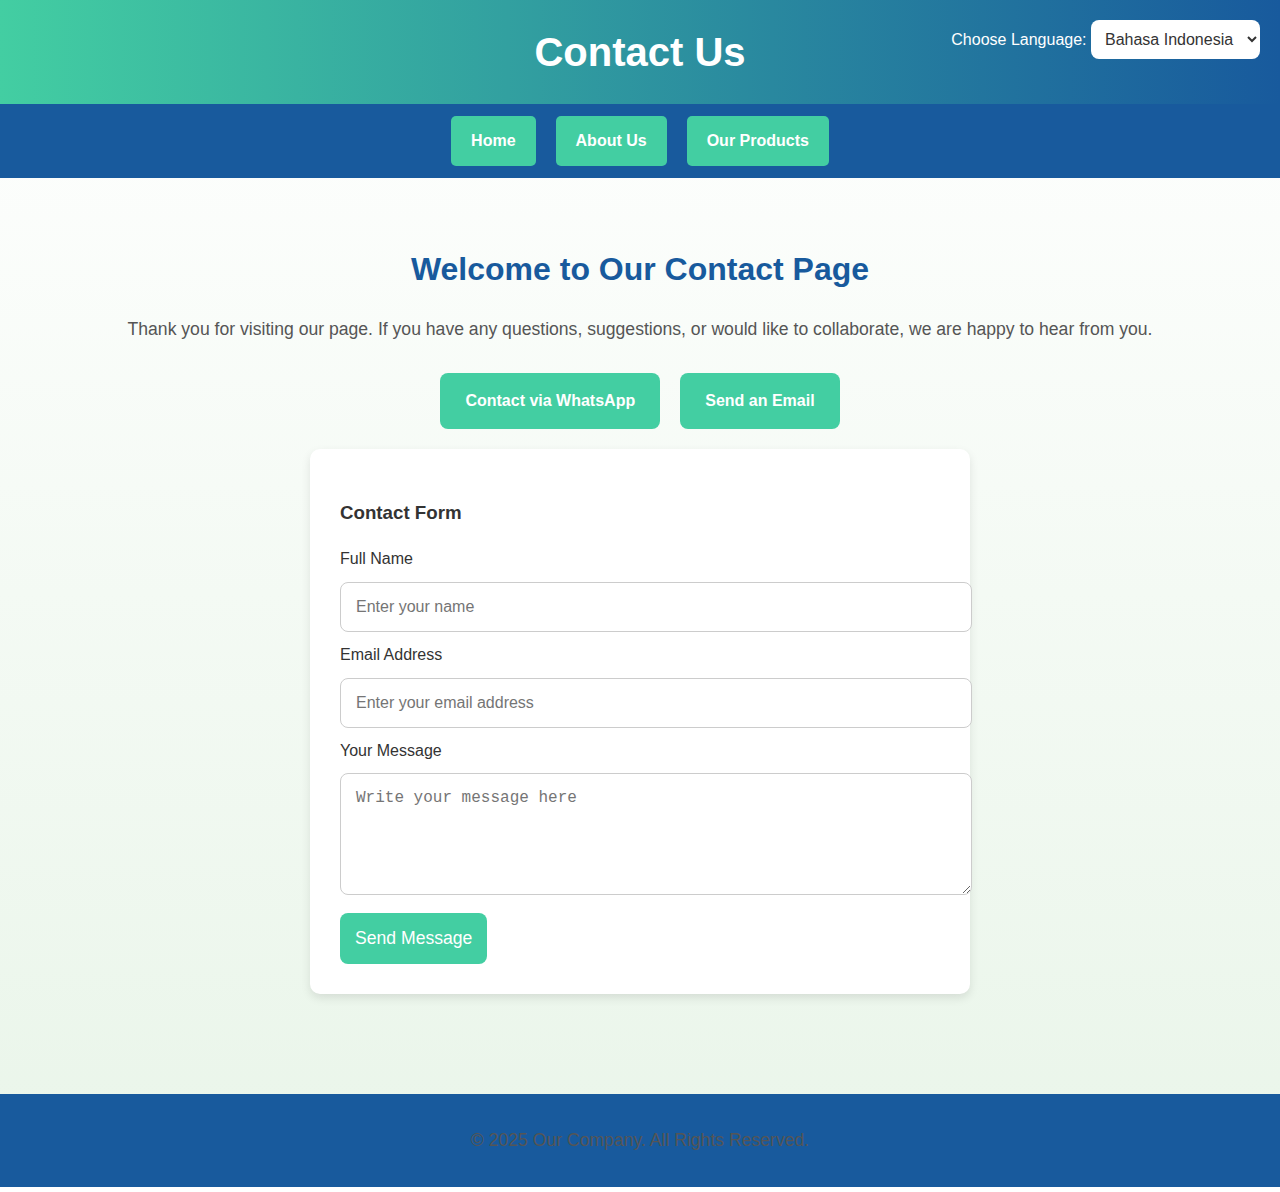
<file: contact-en.html>
<!DOCTYPE html>
<html lang="en">
<head>
    <meta charset="UTF-8">
    <meta name="viewport" content="width=device-width, initial-scale=1.0">
    <meta name="description" content="Contact Us - For inquiries, suggestions, or business collaborations. We are here to listen and serve you.">
    <title>Contact Us</title>
    <style>
        /* Global Styles */
        body {
            font-family: 'Arial', sans-serif;
            margin: 0;
            padding: 0;
            background: linear-gradient(to bottom, #ffffff, #e9f5e9);
            color: #333;
            line-height: 1.6;
        }
        header {
            background: linear-gradient(90deg, #43cea2, #185a9d);
            color: white;
            padding: 20px 15px;
            text-align: center;
            position: relative;
        }
        header h1 {
            font-size: 2.5rem;
            margin: 0;
        }
        .language-toggle {
            position: absolute;
            top: 20px;
            right: 20px;
        }
        .language-toggle select {
            padding: 10px;
            border-radius: 8px;
            border: none;
            font-size: 1rem;
            background-color: #fff;
            color: #333;
        }
        .language-toggle label {
            color: white;
            font-size: 1rem;
        }
        nav {
            background-color: #185a9d;
            padding: 12px 0;
            display: flex;
            justify-content: center;
            gap: 20px;
        }
        nav a {
            color: white;
            text-decoration: none;
            padding: 12px 20px;
            background: #43cea2;
            border-radius: 5px;
            font-weight: bold;
            transition: background 0.3s ease-in-out;
        }
        nav a:hover {
            background: #36a78f;
        }
        section {
            padding: 40px 20px;
            max-width: 1200px;
            margin: auto;
        }
        h2 {
            text-align: center;
            color: #185a9d;
            margin-bottom: 20px;
            font-size: 2rem;
        }
        p {
            text-align: center;
            font-size: 1.1rem;
            color: #555;
        }
        .contact-form {
            background: white;
            padding: 30px;
            border-radius: 10px;
            box-shadow: 0 4px 10px rgba(0, 0, 0, 0.1);
            max-width: 600px;
            margin: 20px auto;
        }
        .contact-form input, .contact-form textarea {
            width: 100%;
            padding: 15px;
            margin: 10px 0;
            border: 1px solid #ccc;
            border-radius: 8px;
            font-size: 1rem;
        }
        .contact-form button {
            padding: 15px;
            background-color: #43cea2;
            color: white;
            border: none;
            border-radius: 8px;
            font-size: 1.1rem;
            cursor: pointer;
            transition: background-color 0.3s ease-in-out;
        }
        .contact-form button:hover {
            background-color: #36a78f;
        }
        footer {
            background: #185a9d;
            color: white;
            text-align: center;
            padding: 15px;
            font-size: 1rem;
            margin-top: 40px;
        }
        .contact-buttons {
            display: flex;
            justify-content: center;
            gap: 20px;
            margin-top: 30px;
        }
        .contact-buttons a {
            padding: 15px 25px;
            background-color: #43cea2;
            color: white;
            text-decoration: none;
            border-radius: 8px;
            font-weight: bold;
            transition: background-color 0.3s;
        }
        .contact-buttons a:hover {
            background-color: #36a78f;
        }

        /* Responsiveness for iPad, Tablets, and Smaller Screens */
        @media (max-width: 1024px) {
            header h1 {
                font-size: 2.2rem;
            }
            .contact-form {
                max-width: 80%;
            }
            .contact-buttons {
                flex-direction: column;
            }
            .contact-buttons a {
                margin-bottom: 15px;
            }
        }

        @media (max-width: 768px) {
            header h1 {
                font-size: 2rem;
            }
            .contact-form {
                max-width: 90%;
                padding: 20px;
            }
            .contact-buttons {
                flex-direction: column;
                gap: 15px;
            }
            .contact-buttons a {
                margin-bottom: 15px;
                padding: 15px 20px;
            }
        }

        @media (max-width: 480px) {
            header h1 {
                font-size: 1.8rem;
            }
            .contact-form {
                padding: 15px;
            }
            .contact-form input, .contact-form textarea {
                padding: 10px;
                font-size: 0.9rem;
            }
        }
    </style>
</head>
<body>
    <header>
        <h1>Contact Us</h1>
        <!-- Language Toggle -->
        <div class="language-toggle">
            <label for="language-select">Choose Language:</label>
            <select id="language-select" onchange="changeLanguage()">
                <option value="id">Bahasa Indonesia</option>
                <option value="en">English</option>
                <option value="ar">العربية</option>
            </select>
        </div>
    </header>

    <!-- Navigation -->
    <nav>
        <a href="index.html">Home</a>
        <a href="about.html">About Us</a>
        <a href="products.html">Our Products</a>
    </nav>

    <!-- Contact Section -->
    <section>
        <h2>Welcome to Our Contact Page</h2>
        <p>Thank you for visiting our page. If you have any questions, suggestions, or would like to collaborate, we are happy to hear from you.</p>

        <!-- WhatsApp and Email Buttons -->
        <div class="contact-buttons">
            <a href="https://wa.me/6289503857819" target="_blank">Contact via WhatsApp</a>
            <a href="mailto:pt.ceysiapfp@gmail.com" target="_blank">Send an Email</a>
        </div>

        <div class="contact-form">
            <h3>Contact Form</h3>
            <form method="POST" action="">
                <label for="name">Full Name</label>
                <input type="text" id="name" name="name" placeholder="Enter your name" required>

                <label for="email">Email Address</label>
                <input type="email" id="email" name="email" placeholder="Enter your email address" required>

                <label for="message">Your Message</label>
                <textarea id="message" name="message" rows="5" placeholder="Write your message here" required></textarea>

                <button type="submit">Send Message</button>
            </form>
        </div>
    </section>

    <footer>
        <p>&copy; 2025 Our Company. All Rights Reserved.</p>
    </footer>

    <script>
        // Change language functionality
        function changeLanguage() {
            const language = document.getElementById('language-select').value;
            if (language === 'en') {
                window.location.href = 'contact_us.html'; // Redirect to the English version
            } else if (language === 'id') {
                window.location.href = 'hubungi_kami.html'; // Redirect to the Indonesian version
            } else if (language === 'ar') {
                window.location.href = 'contact_us_ar.html'; // Redirect to the Arabic version
            }
        }
    </script>
</body>
</html>
</file>
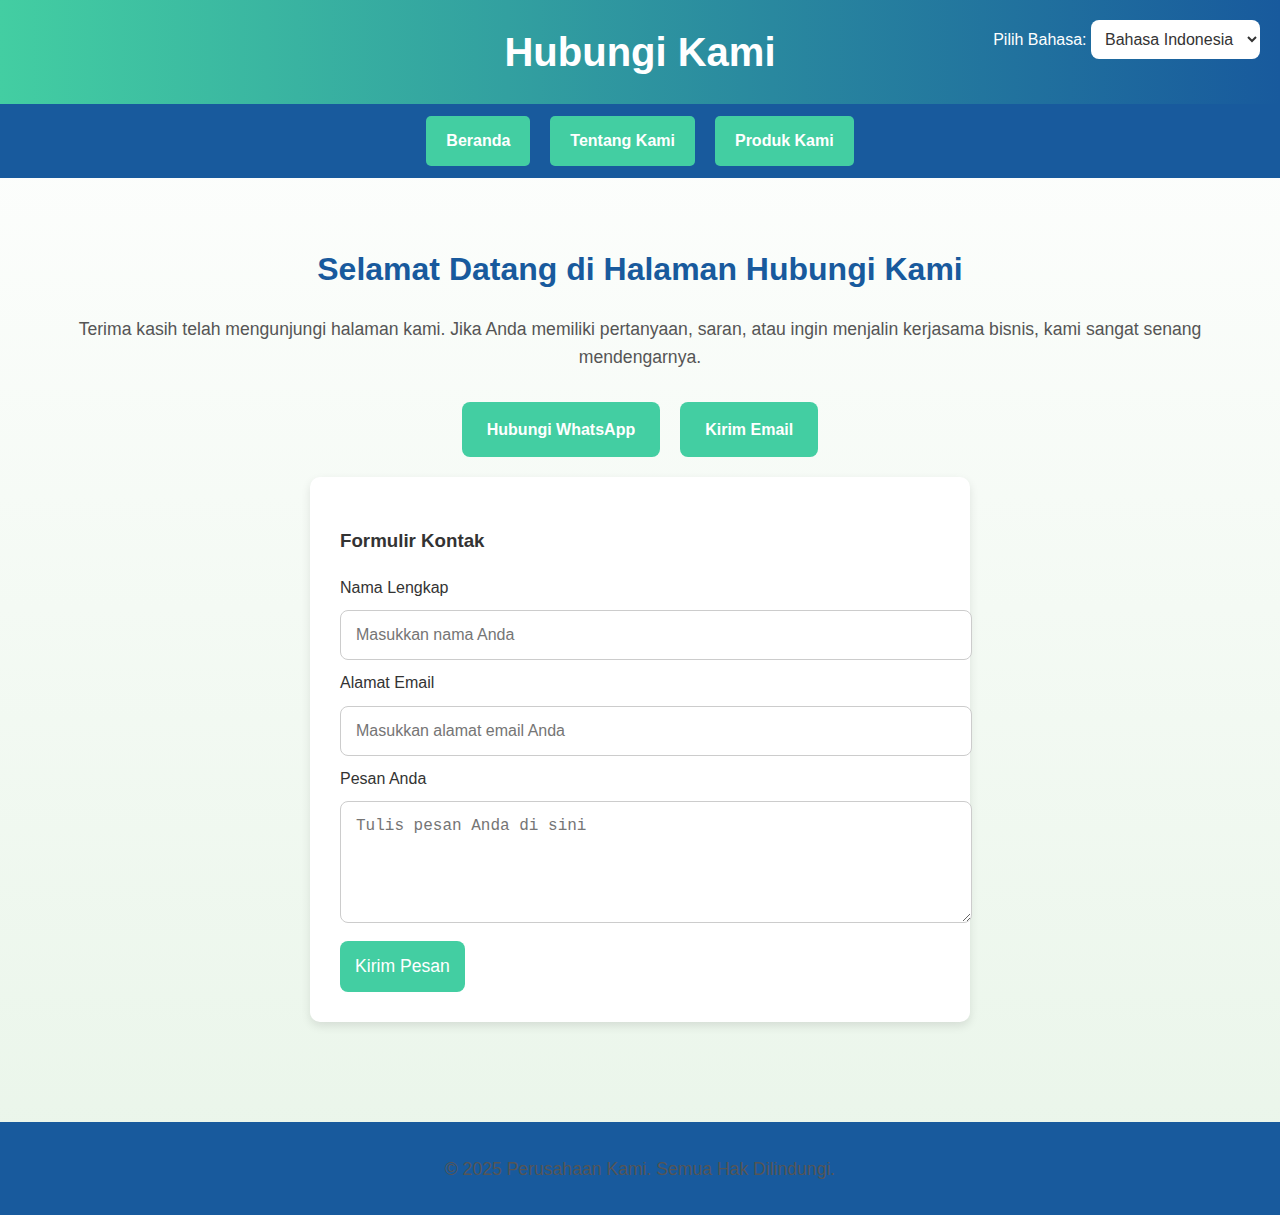
<file: contact.html>
<!DOCTYPE html>
<html lang="id">
<head>
    <meta charset="UTF-8">
    <meta name="viewport" content="width=device-width, initial-scale=1.0">
    <meta name="description" content="Hubungi Kami - Untuk pertanyaan, saran, atau kerjasama bisnis. Kami siap mendengarkan dan melayani Anda.">
    <title>Hubungi Kami</title>
    <style>
        /* Global Styles */
        body {
            font-family: 'Arial', sans-serif;
            margin: 0;
            padding: 0;
            background: linear-gradient(to bottom, #ffffff, #e9f5e9);
            color: #333;
            line-height: 1.6;
        }
        header {
            background: linear-gradient(90deg, #43cea2, #185a9d);
            color: white;
            padding: 20px 15px;
            text-align: center;
            position: relative;
        }
        header h1 {
            font-size: 2.5rem;
            margin: 0;
        }
        .language-toggle {
            position: absolute;
            top: 20px;
            right: 20px;
        }
        .language-toggle select {
            padding: 10px;
            border-radius: 8px;
            border: none;
            font-size: 1rem;
            background-color: #fff;
            color: #333;
        }
        .language-toggle label {
            color: white;
            font-size: 1rem;
        }
        nav {
            background-color: #185a9d;
            padding: 12px 0;
            display: flex;
            justify-content: center;
            gap: 20px;
        }
        nav a {
            color: white;
            text-decoration: none;
            padding: 12px 20px;
            background: #43cea2;
            border-radius: 5px;
            font-weight: bold;
            transition: background 0.3s ease-in-out;
        }
        nav a:hover {
            background: #36a78f;
        }
        section {
            padding: 40px 20px;
            max-width: 1200px;
            margin: auto;
        }
        h2 {
            text-align: center;
            color: #185a9d;
            margin-bottom: 20px;
            font-size: 2rem;
        }
        p {
            text-align: center;
            font-size: 1.1rem;
            color: #555;
        }
        .contact-form {
            background: white;
            padding: 30px;
            border-radius: 10px;
            box-shadow: 0 4px 10px rgba(0, 0, 0, 0.1);
            max-width: 600px;
            margin: 20px auto;
        }
        .contact-form input, .contact-form textarea {
            width: 100%;
            padding: 15px;
            margin: 10px 0;
            border: 1px solid #ccc;
            border-radius: 8px;
            font-size: 1rem;
        }
        .contact-form button {
            padding: 15px;
            background-color: #43cea2;
            color: white;
            border: none;
            border-radius: 8px;
            font-size: 1.1rem;
            cursor: pointer;
            transition: background-color 0.3s ease-in-out;
        }
        .contact-form button:hover {
            background-color: #36a78f;
        }
        footer {
            background: #185a9d;
            color: white;
            text-align: center;
            padding: 15px;
            font-size: 1rem;
            margin-top: 40px;
        }
        .contact-buttons {
            display: flex;
            justify-content: center;
            gap: 20px;
            margin-top: 30px;
        }
        .contact-buttons a {
            padding: 15px 25px;
            background-color: #43cea2;
            color: white;
            text-decoration: none;
            border-radius: 8px;
            font-weight: bold;
            transition: background-color 0.3s;
        }
        .contact-buttons a:hover {
            background-color: #36a78f;
        }

        /* Responsiveness for iPad, Tablets, and Smaller Screens */
        @media (max-width: 1024px) {
            header h1 {
                font-size: 2.2rem;
            }
            .contact-form {
                max-width: 80%;
            }
            .contact-buttons {
                flex-direction: column;
            }
            .contact-buttons a {
                margin-bottom: 15px;
            }
        }

        @media (max-width: 768px) {
            header h1 {
                font-size: 2rem;
            }
            .contact-form {
                max-width: 90%;
                padding: 20px;
            }
            .contact-buttons {
                flex-direction: column;
                gap: 15px;
            }
            .contact-buttons a {
                margin-bottom: 15px;
                padding: 15px 20px;
            }
        }

        @media (max-width: 480px) {
            header h1 {
                font-size: 1.8rem;
            }
            .contact-form {
                padding: 15px;
            }
            .contact-form input, .contact-form textarea {
                padding: 10px;
                font-size: 0.9rem;
            }
        }
    </style>
</head>
<body>
    <header>
        <h1>Hubungi Kami</h1>
        <!-- Language Toggle -->
        <div class="language-toggle">
            <label for="language-select">Pilih Bahasa:</label>
            <select id="language-select" onchange="changeLanguage()">
                <option value="id">Bahasa Indonesia</option>
                <option value="en">English</option>
                <option value="ar">العربية</option>
            </select>
        </div>
    </header>

    <!-- Navigation -->
    <nav>
        <a href="index.html">Beranda</a>
        <a href="about.html">Tentang Kami</a>
        <a href="products.html">Produk Kami</a>
    </nav>

    <!-- Contact Section -->
    <section>
        <h2>Selamat Datang di Halaman Hubungi Kami</h2>
        <p>Terima kasih telah mengunjungi halaman kami. Jika Anda memiliki pertanyaan, saran, atau ingin menjalin kerjasama bisnis, kami sangat senang mendengarnya.</p>

        <!-- WhatsApp and Email Buttons -->
        <div class="contact-buttons">
            <a href="https://wa.me/6289503857819" target="_blank">Hubungi WhatsApp</a>
            <a href="mailto:pt.ceysiapfp@gmail.com" target="_blank">Kirim Email</a>
        </div>

        <div class="contact-form">
            <h3>Formulir Kontak</h3>
            <form method="POST" action="">
                <label for="name">Nama Lengkap</label>
                <input type="text" id="name" name="name" placeholder="Masukkan nama Anda" required>

                <label for="email">Alamat Email</label>
                <input type="email" id="email" name="email" placeholder="Masukkan alamat email Anda" required>

                <label for="message">Pesan Anda</label>
                <textarea id="message" name="message" rows="5" placeholder="Tulis pesan Anda di sini" required></textarea>

                <button type="submit">Kirim Pesan</button>
            </form>
        </div>
    </section>

    <footer>
        <p>&copy; 2025 Perusahaan Kami. Semua Hak Dilindungi.</p>
    </footer>

    <script>
        // Change language functionality
        function changeLanguage() {
            const language = document.getElementById('language-select').value;

            const text = {
                'id': {
                    'header': 'Hubungi Kami',
                    'intro': 'Terima kasih telah mengunjungi halaman kami. Jika Anda memiliki pertanyaan, saran, atau ingin menjalin kerjasama bisnis, kami sangat senang mendengarnya.',
                    'contact_button_1': 'Hubungi WhatsApp',
                    'contact_button_2': 'Kirim Email',
                    'form_title': 'Formulir Kontak',
                    'name_placeholder': 'Masukkan nama Anda',
                    'email_placeholder': 'Masukkan alamat email Anda',
                    'message_placeholder': 'Tulis pesan Anda di sini',
                    'submit_button': 'Kirim Pesan'
                },
                'en': {
                    'header': 'Contact Us',
                    'intro': 'Thank you for visiting our page. If you have any questions, suggestions, or would like to collaborate with us, we are happy to hear from you.',
                    'contact_button_1': 'Contact via WhatsApp',
                    'contact_button_2': 'Send an Email',
                    'form_title': 'Contact Form',
                    'name_placeholder': 'Enter your name',
                    'email_placeholder': 'Enter your email address',
                    'message_placeholder': 'Write your message here',
                    'submit_button': 'Send Message'
                },
                'ar': {
                    'header': 'اتصل بنا',
                    'intro': 'شكرًا لزيارة صفحتنا. إذا كان لديك أي أسئلة أو اقتراحات أو ترغب في التعاون معنا، فنحن سعداء لسماع منك.',
                    'contact_button_1': 'اتصل عبر واتساب',
                    'contact_button_2': 'أرسل بريدًا إلكترونيًا',
                    'form_title': 'نموذج الاتصال',
                    'name_placeholder': 'أدخل اسمك',
                    'email_placeholder': 'أدخل عنوان بريدك الإلكتروني',
                    'message_placeholder': 'اكتب رسالتك هنا',
                    'submit_button': 'إرسال رسالة'
                }
            };

            // Ganti teks di halaman
            document.querySelector('header h1').textContent = text[language].header;
            document.querySelector('section h2').textContent = text[language].intro;
            document.querySelector('.contact-buttons a:nth-child(1)').textContent = text[language].contact_button_1;
            document.querySelector('.contact-buttons a:nth-child(2)').textContent = text[language].contact_button_2;
            document.querySelector('.contact-form h3').textContent = text[language].form_title;
            document.querySelector('#name').placeholder = text[language].name_placeholder;
            document.querySelector('#email').placeholder = text[language].email_placeholder;
            document.querySelector('#message').placeholder = text[language].message_placeholder;
            document.querySelector('.contact-form button').textContent = text[language].submit_button;
        }
    </script>
</body>
</html>
</file>
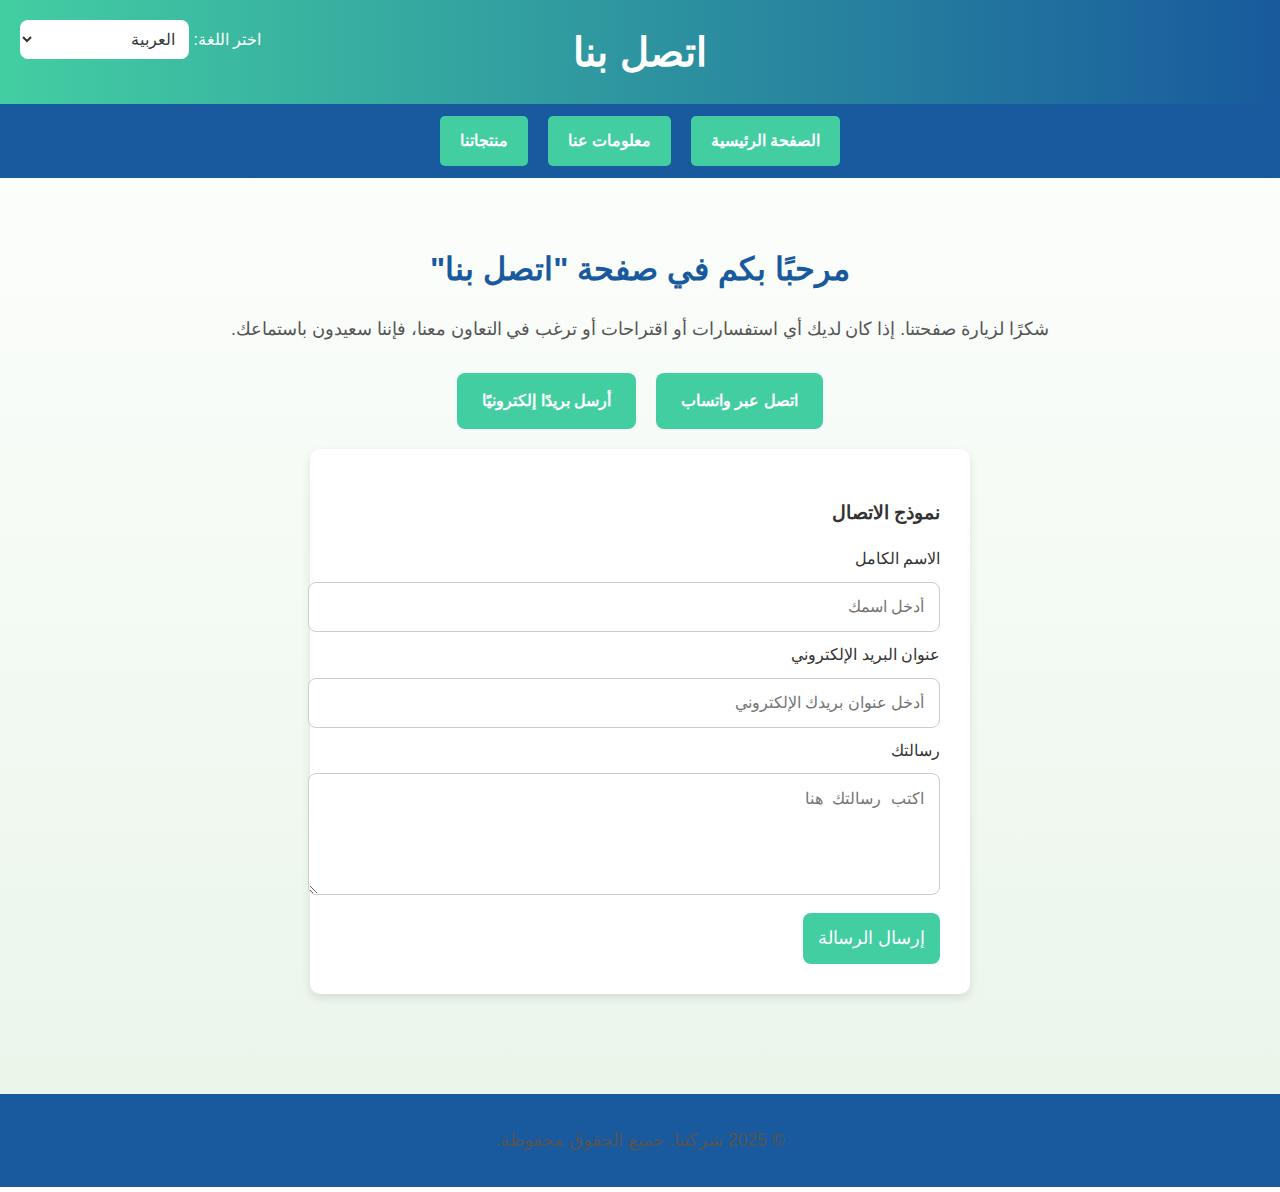
<file: contact_us_ar.html>
<!DOCTYPE html>
<html lang="ar">
<head>
    <meta charset="UTF-8">
    <meta name="viewport" content="width=device-width, initial-scale=1.0">
    <meta name="description" content="اتصل بنا - لأي استفسارات أو اقتراحات أو تعاون تجاري. نحن هنا للاستماع إليك وخدمتك.">
    <title>اتصل بنا</title>
    <style>
        /* Global Styles */
        body {
            font-family: 'Arial', sans-serif;
            margin: 0;
            padding: 0;
            background: linear-gradient(to bottom, #ffffff, #e9f5e9);
            color: #333;
            line-height: 1.6;
            direction: rtl;
        }
        header {
            background: linear-gradient(90deg, #43cea2, #185a9d);
            color: white;
            padding: 20px 15px;
            text-align: center;
            position: relative;
        }
        header h1 {
            font-size: 2.5rem;
            margin: 0;
        }
        .language-toggle {
            position: absolute;
            top: 20px;
            left: 20px;
        }
        .language-toggle select {
            padding: 10px;
            border-radius: 8px;
            border: none;
            font-size: 1rem;
            background-color: #fff;
            color: #333;
        }
        .language-toggle label {
            color: white;
            font-size: 1rem;
        }
        nav {
            background-color: #185a9d;
            padding: 12px 0;
            display: flex;
            justify-content: center;
            gap: 20px;
        }
        nav a {
            color: white;
            text-decoration: none;
            padding: 12px 20px;
            background: #43cea2;
            border-radius: 5px;
            font-weight: bold;
            transition: background 0.3s ease-in-out;
        }
        nav a:hover {
            background: #36a78f;
        }
        section {
            padding: 40px 20px;
            max-width: 1200px;
            margin: auto;
        }
        h2 {
            text-align: center;
            color: #185a9d;
            margin-bottom: 20px;
            font-size: 2rem;
        }
        p {
            text-align: center;
            font-size: 1.1rem;
            color: #555;
        }
        .contact-form {
            background: white;
            padding: 30px;
            border-radius: 10px;
            box-shadow: 0 4px 10px rgba(0, 0, 0, 0.1);
            max-width: 600px;
            margin: 20px auto;
        }
        .contact-form input, .contact-form textarea {
            width: 100%;
            padding: 15px;
            margin: 10px 0;
            border: 1px solid #ccc;
            border-radius: 8px;
            font-size: 1rem;
        }
        .contact-form button {
            padding: 15px;
            background-color: #43cea2;
            color: white;
            border: none;
            border-radius: 8px;
            font-size: 1.1rem;
            cursor: pointer;
            transition: background-color 0.3s ease-in-out;
        }
        .contact-form button:hover {
            background-color: #36a78f;
        }
        footer {
            background: #185a9d;
            color: white;
            text-align: center;
            padding: 15px;
            font-size: 1rem;
            margin-top: 40px;
        }
        .contact-buttons {
            display: flex;
            justify-content: center;
            gap: 20px;
            margin-top: 30px;
        }
        .contact-buttons a {
            padding: 15px 25px;
            background-color: #43cea2;
            color: white;
            text-decoration: none;
            border-radius: 8px;
            font-weight: bold;
            transition: background-color 0.3s;
        }
        .contact-buttons a:hover {
            background-color: #36a78f;
        }

        /* Responsiveness for iPad, Tablets, and Smaller Screens */
        @media (max-width: 1024px) {
            header h1 {
                font-size: 2.2rem;
            }
            .contact-form {
                max-width: 80%;
            }
            .contact-buttons {
                flex-direction: column;
            }
            .contact-buttons a {
                margin-bottom: 15px;
            }
        }

        @media (max-width: 768px) {
            header h1 {
                font-size: 2rem;
            }
            .contact-form {
                max-width: 90%;
                padding: 20px;
            }
            .contact-buttons {
                flex-direction: column;
                gap: 15px;
            }
            .contact-buttons a {
                margin-bottom: 15px;
                padding: 15px 20px;
            }
        }

        @media (max-width: 480px) {
            header h1 {
                font-size: 1.8rem;
            }
            .contact-form {
                padding: 15px;
            }
            .contact-form input, .contact-form textarea {
                padding: 10px;
                font-size: 0.9rem;
            }
        }
    </style>
</head>
<body>
    <header>
        <h1>اتصل بنا</h1>
        <!-- Language Toggle -->
        <div class="language-toggle">
            <label for="language-select">اختر اللغة:</label>
            <select id="language-select" onchange="changeLanguage()">
                <option value="ar" selected>العربية</option>
                <option value="en">English</option>
                <option value="id">Bahasa Indonesia</option>
            </select>
        </div>
    </header>

    <!-- Navigation -->
    <nav>
        <a href="index.html">الصفحة الرئيسية</a>
        <a href="about.html">معلومات عنا</a>
        <a href="products.html">منتجاتنا</a>
    </nav>

    <!-- Contact Section -->
    <section>
        <h2>مرحبًا بكم في صفحة "اتصل بنا"</h2>
        <p>شكرًا لزيارة صفحتنا. إذا كان لديك أي استفسارات أو اقتراحات أو ترغب في التعاون معنا، فإننا سعيدون باستماعك.</p>

        <!-- WhatsApp and Email Buttons -->
        <div class="contact-buttons">
            <a href="https://wa.me/6289503857819" target="_blank">اتصل عبر واتساب</a>
            <a href="mailto:pt.ceysiapfp@gmail.com" target="_blank">أرسل بريدًا إلكترونيًا</a>
        </div>

        <div class="contact-form">
            <h3>نموذج الاتصال</h3>
            <form method="POST" action="">
                <label for="name">الاسم الكامل</label>
                <input type="text" id="name" name="name" placeholder="أدخل اسمك" required>

                <label for="email">عنوان البريد الإلكتروني</label>
                <input type="email" id="email" name="email" placeholder="أدخل عنوان بريدك الإلكتروني" required>

                <label for="message">رسالتك</label>
                <textarea id="message" name="message" rows="5" placeholder="اكتب رسالتك هنا" required></textarea>

                <button type="submit">إرسال الرسالة</button>
            </form>
        </div>
    </section>

    <footer>
        <p>&copy; 2025 شركتنا. جميع الحقوق محفوظة.</p>
    </footer>

    <script>
        // Change language functionality
        function changeLanguage() {
            const language = document.getElementById('language-select').value;

            const text = {
                'ar': {
                    'header': 'اتصل بنا',
                    'intro': 'شكرًا لزيارة صفحتنا. إذا كان لديك أي استفسارات أو اقتراحات أو ترغب في التعاون معنا، فإننا سعيدون باستماعك.',
                    'contact_button_1': 'اتصل عبر واتساب',
                    'contact_button_2': 'أرسل بريدًا إلكترونيًا',
                    'form_title': 'نموذج الاتصال',
                    'name_placeholder': 'أدخل اسمك',
                    'email_placeholder': 'أدخل عنوان بريدك الإلكتروني',
                    'message_placeholder': 'اكتب رسالتك هنا',
                    'submit_button': 'إرسال الرسالة',
                    'nav_home': 'الصفحة الرئيسية',
                    'nav_about': 'معلومات عنا',
                    'nav_products': 'منتجاتنا'
                }
            };

            // Update text on page
            document.querySelector('header h1').textContent = text[language].header;
            document.querySelector('section h2').textContent = text[language].intro;
            document.querySelector('.contact-buttons a:nth-child(1)').textContent = text[language].contact_button_1;
            document.querySelector('.contact-buttons a:nth-child(2)').textContent = text[language].contact_button_2;
            document.querySelector('.contact-form h3').textContent = text[language].form_title;
            document.querySelector('#name').placeholder = text[language].name_placeholder;
            document.querySelector('#email').placeholder = text[language].email_placeholder;
            document.querySelector('#message').placeholder = text[language].message_placeholder;
            document.querySelector('.contact-form button').textContent = text[language].submit_button;

            // Update navigation links
            document.querySelector('nav a:nth-child(1)').textContent = text[language].nav_home;
            document.querySelector('nav a:nth-child(2)').textContent = text[language].nav_about;
            document.querySelector('nav a:nth-child(3)').textContent = text[language].nav_products;
        }
    </script>
</body>
</html>
</file>
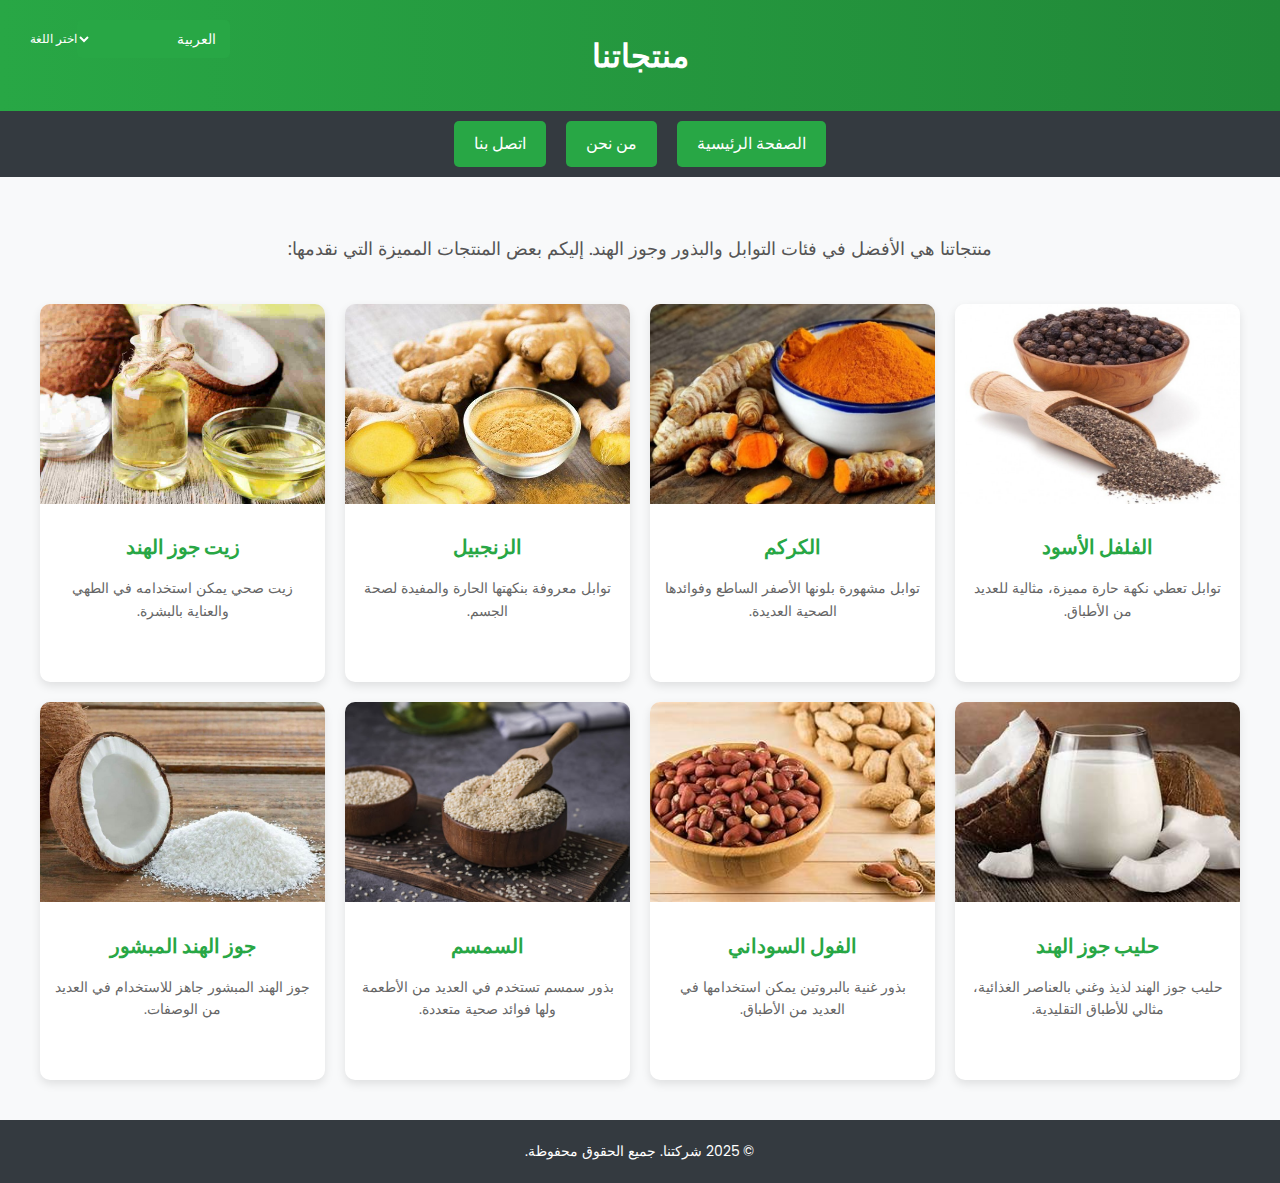
<file: products-ar.html>
<!DOCTYPE html>
<html lang="ar">
<head>
    <meta charset="UTF-8">
    <meta name="viewport" content="width=device-width, initial-scale=1.0">
    <meta name="description" content="منتجاتنا - نقدم أنواعًا مختلفة من التوابل والبذور وجوز الهند عالية الجودة للأسواق الدولية.">
    <title>منتجاتنا</title>
    
    <!-- Google Fonts -->
    <link href="https://fonts.googleapis.com/css2?family=Poppins:wght@300;400;600&display=swap" rel="stylesheet">
    
    <style>
        body {
            font-family: 'Poppins', sans-serif;
            margin: 0;
            padding: 0;
            line-height: 1.6;
            background: #f8f9fa;
            color: #333;
            direction: rtl; /* Mengubah arah teks ke kanan ke kiri */
            text-align: right; /* Menyelaraskan teks ke kanan */
        }
        header {
            background: linear-gradient(90deg, #28a745, #218838);
            color: white;
            padding: 30px 20px;
            text-align: center;
        }
        header h1 {
            margin: 0;
            font-weight: 600;
        }
        nav {
            background-color: #343a40;
            display: flex;
            justify-content: center;
            padding: 10px 0;
        }
        nav a {
            color: white;
            text-decoration: none;
            padding: 10px 20px;
            margin: 0 10px;
            font-weight: 500;
            background-color: #28a745;
            border-radius: 5px;
            transition: background-color 0.3s;
        }
        nav a:hover {
            background-color: #218838;
        }
        .language-selector {
            position: absolute;
            top: 20px;
            left: 20px;
            display: flex;
            align-items: center;
            color: white;
        }
        .language-selector select {
            padding: 10px;
            font-size: 14px;
            border: none;
            border-radius: 5px;
            background-color: #28a745;
            color: white;
            cursor: pointer;
        }
        .language-selector select:hover {
            background-color: #218838;
        }
        .language-selector select:focus {
            outline: none;
        }
        .language-info {
            font-size: 12px;
            color: white;
            margin-left: 10px;
        }
        section {
            padding: 40px 20px;
            max-width: 1200px;
            margin: auto;
        }
        section p {
            text-align: center;
            font-size: 18px;
            margin-bottom: 40px;
            color: #555;
        }
        .product-grid {
            display: grid;
            grid-template-columns: repeat(auto-fit, minmax(250px, 1fr));
            gap: 20px;
        }
        .product-card {
            background: white;
            border-radius: 10px;
            overflow: hidden;
            box-shadow: 0 4px 10px rgba(0, 0, 0, 0.1);
            transition: transform 0.3s, box-shadow 0.3s;
            text-align: center;
            padding-bottom: 20px;
        }
        .product-card img {
            width: 100%;
            height: 200px;
            object-fit: cover;
        }
        .product-card h3 {
            font-size: 20px;
            color: #28a745;
            margin: 20px 0 10px;
        }
        .product-card p {
            font-size: 14px;
            color: #666;
            padding: 0 15px;
        }
        .product-card:hover {
            transform: translateY(-5px);
            box-shadow: 0 8px 20px rgba(0, 0, 0, 0.2);
        }
        footer {
            text-align: center;
            padding: 20px;
            background-color: #343a40;
            color: white;
            font-size: 14px;
        }
        footer p {
            margin: 0;
        }

        /* Responsiveness */
        @media (max-width: 768px) {
            header h1 {
                font-size: 24px;
            }
            nav a {
                padding: 8px 16px;
                font-size: 14px;
            }
            .product-card img {
                height: 180px;
            }
            .product-card h3 {
                font-size: 18px;
            }
            .product-card p {
                font-size: 12px;
            }
        }

        @media (max-width: 480px) {
            .language-selector {
                top: 10px;
                left: 10px;
                font-size: 12px;
            }
            .product-card {
                font-size: 12px;
            }
            section p {
                font-size: 16px;
            }
        }
    </style>
</head>
<body>
    <header>
        <h1>منتجاتنا</h1>
    </header>

    <!-- Language Selector -->
    <div class="language-selector">
        <select onchange="window.location.href=this.value;">
            <option value="products-ar.html" selected>العربية</option>
            <option value="products-en.html">English</option>
            <option value="products.html">Bahasa Indonesia</option>
        </select>
        <span class="language-info">اختر اللغة</span>
    </div>

    <!-- Navigation Buttons -->
    <nav>
        <a href="index.html">الصفحة الرئيسية</a>
        <a href="about.html">من نحن</a>
        <a href="contact.html">اتصل بنا</a>
    </nav>

    <section>
        <p>منتجاتنا هي الأفضل في فئات التوابل والبذور وجوز الهند. إليكم بعض المنتجات المميزة التي نقدمها:</p>
        
        <div class="product-grid">
            <!-- Product 1 -->
            <div class="product-card">
                <img src="lada.jpg" alt="Lada">
                <h3>الفلفل الأسود</h3>
                <p>توابل تعطي نكهة حارة مميزة، مثالية للعديد من الأطباق.</p>
            </div>
            <!-- Product 2 -->
            <div class="product-card">
                <img src="kunyit.jpg" alt="Kunyit">
                <h3>الكركم</h3>
                <p>توابل مشهورة بلونها الأصفر الساطع وفوائدها الصحية العديدة.</p>
            </div>
            <!-- Product 3 -->
            <div class="product-card">
                <img src="jahe.jpg" alt="Jahe">
                <h3>الزنجبيل</h3>
                <p>توابل معروفة بنكهتها الحارة والمفيدة لصحة الجسم.</p>
            </div>
            <!-- Product 4 -->
            <div class="product-card">
                <img src="minyak kelapa.jpg" alt="Minyak Kelapa">
                <h3>زيت جوز الهند</h3>
                <p>زيت صحي يمكن استخدامه في الطهي والعناية بالبشرة.</p>
            </div>
            <!-- Product 5 -->
            <div class="product-card">
                <img src="santan kelapa.jpg" alt="Santan Kelapa">
                <h3>حليب جوز الهند</h3>
                <p>حليب جوز الهند لذيذ وغني بالعناصر الغذائية، مثالي للأطباق التقليدية.</p>
            </div>
            <!-- Product 6 -->
            <div class="product-card">
                <img src="kacang tanah.jpg" alt="Kacang Tanah">
                <h3>الفول السوداني</h3>
                <p>بذور غنية بالبروتين يمكن استخدامها في العديد من الأطباق.</p>
            </div>
            <!-- Product 7 -->
            <div class="product-card">
                <img src="wijen.jpg" alt="Wijen">
                <h3>السمسم</h3>
                <p>بذور سمسم تستخدم في العديد من الأطعمة ولها فوائد صحية متعددة.</p>
            </div>
            <!-- Product 8 -->
            <div class="product-card">
                <img src="kelapa parut.jpg" alt="Kelapa Parut">
                <h3>جوز الهند المبشور</h3>
                <p>جوز الهند المبشور جاهز للاستخدام في العديد من الوصفات.</p>
            </div>
        </div>
    </section>

    <footer>
        <p>&copy; 2025 شركتنا. جميع الحقوق محفوظة.</p>
    </footer>
</body>
</html>
</file>
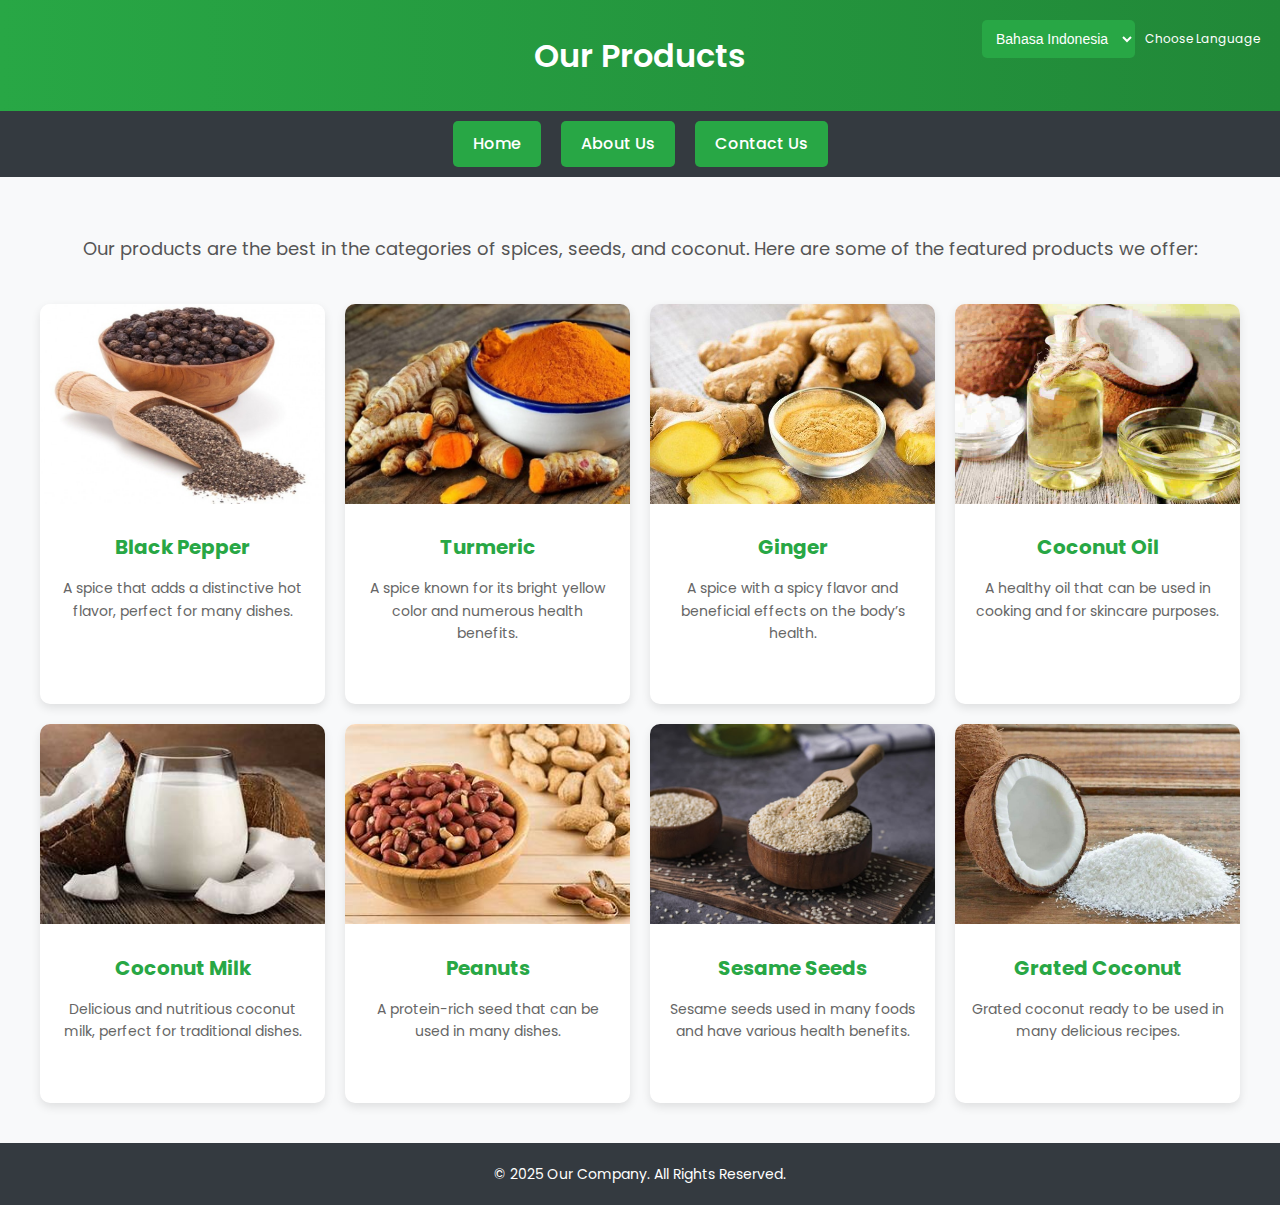
<file: products-en.html>
<!DOCTYPE html>
<html lang="en">
<head>
    <meta charset="UTF-8">
    <meta name="viewport" content="width=device-width, initial-scale=1.0">
    <meta name="description" content="Our Products - Offering various types of high-quality spices, seeds, and coconut for international markets.">
    <title>Our Products</title>
    
    <!-- Google Fonts -->
    <link href="https://fonts.googleapis.com/css2?family=Poppins:wght@300;400;600&display=swap" rel="stylesheet">
    
    <style>
        body {
            font-family: 'Poppins', sans-serif;
            margin: 0;
            padding: 0;
            line-height: 1.6;
            background: #f8f9fa;
            color: #333;
            direction: ltr; /* Text direction left to right */
            text-align: left; /* Align text to the left */
        }
        header {
            background: linear-gradient(90deg, #28a745, #218838);
            color: white;
            padding: 30px 20px;
            text-align: center;
        }
        header h1 {
            margin: 0;
            font-weight: 600;
        }
        nav {
            background-color: #343a40;
            display: flex;
            justify-content: center;
            padding: 10px 0;
        }
        nav a {
            color: white;
            text-decoration: none;
            padding: 10px 20px;
            margin: 0 10px;
            font-weight: 500;
            background-color: #28a745;
            border-radius: 5px;
            transition: background-color 0.3s;
        }
        nav a:hover {
            background-color: #218838;
        }
        .language-selector {
            position: absolute;
            top: 20px;
            right: 20px;
            display: flex;
            align-items: center;
            color: white;
        }
        .language-selector select {
            padding: 10px;
            font-size: 14px;
            border: none;
            border-radius: 5px;
            background-color: #28a745;
            color: white;
            cursor: pointer;
        }
        .language-selector select:hover {
            background-color: #218838;
        }
        .language-selector select:focus {
            outline: none;
        }
        .language-info {
            font-size: 12px;
            color: white;
            margin-left: 10px;
        }
        section {
            padding: 40px 20px;
            max-width: 1200px;
            margin: auto;
        }
        section p {
            text-align: center;
            font-size: 18px;
            margin-bottom: 40px;
            color: #555;
        }
        .product-grid {
            display: grid;
            grid-template-columns: repeat(auto-fit, minmax(250px, 1fr));
            gap: 20px;
        }
        .product-card {
            background: white;
            border-radius: 10px;
            overflow: hidden;
            box-shadow: 0 4px 10px rgba(0, 0, 0, 0.1);
            transition: transform 0.3s, box-shadow 0.3s;
            text-align: center;
            padding-bottom: 20px;
        }
        .product-card img {
            width: 100%;
            height: 200px;
            object-fit: cover;
        }
        .product-card h3 {
            font-size: 20px;
            color: #28a745;
            margin: 20px 0 10px;
        }
        .product-card p {
            font-size: 14px;
            color: #666;
            padding: 0 15px;
        }
        .product-card:hover {
            transform: translateY(-5px);
            box-shadow: 0 8px 20px rgba(0, 0, 0, 0.2);
        }
        footer {
            text-align: center;
            padding: 20px;
            background-color: #343a40;
            color: white;
            font-size: 14px;
        }
        footer p {
            margin: 0;
        }

        /* Responsiveness */
        @media (max-width: 768px) {
            header h1 {
                font-size: 24px;
            }
            nav a {
                padding: 8px 16px;
                font-size: 14px;
            }
            .product-card img {
                height: 180px;
            }
            .product-card h3 {
                font-size: 18px;
            }
            .product-card p {
                font-size: 12px;
            }
        }

        @media (max-width: 480px) {
            .language-selector {
                top: 10px;
                right: 10px;
                font-size: 12px;
            }
            .product-card {
                font-size: 12px;
            }
            section p {
                font-size: 16px;
            }
        }
    </style>
</head>
<body>
    <header>
        <h1>Our Products</h1>
    </header>

    <!-- Language Selector -->
    <div class="language-selector">
        <select onchange="window.location.href=this.value;">
            <option value="products.html" selected>Bahasa Indonesia</option>
            <option value="products-en.html">English</option>
            <option value="products-ar.html">العربية</option>
        </select>
        <span class="language-info">Choose Language</span>
    </div>

    <!-- Navigation Buttons -->
    <nav>
        <a href="index.html">Home</a>
        <a href="about.html">About Us</a>
        <a href="contact.html">Contact Us</a>
    </nav>

    <section>
        <p>Our products are the best in the categories of spices, seeds, and coconut. Here are some of the featured products we offer:</p>
        
        <div class="product-grid">
            <!-- Product 1 -->
            <div class="product-card">
                <img src="lada.jpg" alt="Lada">
                <h3>Black Pepper</h3>
                <p>A spice that adds a distinctive hot flavor, perfect for many dishes.</p>
            </div>
            <!-- Product 2 -->
            <div class="product-card">
                <img src="kunyit.jpg" alt="Kunyit">
                <h3>Turmeric</h3>
                <p>A spice known for its bright yellow color and numerous health benefits.</p>
            </div>
            <!-- Product 3 -->
            <div class="product-card">
                <img src="jahe.jpg" alt="Jahe">
                <h3>Ginger</h3>
                <p>A spice with a spicy flavor and beneficial effects on the body’s health.</p>
            </div>
            <!-- Product 4 -->
            <div class="product-card">
                <img src="minyak kelapa.jpg" alt="Minyak Kelapa">
                <h3>Coconut Oil</h3>
                <p>A healthy oil that can be used in cooking and for skincare purposes.</p>
            </div>
            <!-- Product 5 -->
            <div class="product-card">
                <img src="santan kelapa.jpg" alt="Santan Kelapa">
                <h3>Coconut Milk</h3>
                <p>Delicious and nutritious coconut milk, perfect for traditional dishes.</p>
            </div>
            <!-- Product 6 -->
            <div class="product-card">
                <img src="kacang tanah.jpg" alt="Kacang Tanah">
                <h3>Peanuts</h3>
                <p>A protein-rich seed that can be used in many dishes.</p>
            </div>
            <!-- Product 7 -->
            <div class="product-card">
                <img src="wijen.jpg" alt="Wijen">
                <h3>Sesame Seeds</h3>
                <p>Sesame seeds used in many foods and have various health benefits.</p>
            </div>
            <!-- Product 8 -->
            <div class="product-card">
                <img src="kelapa parut.jpg" alt="Kelapa Parut">
                <h3>Grated Coconut</h3>
                <p>Grated coconut ready to be used in many delicious recipes.</p>
            </div>
        </div>
    </section>

    <footer>
        <p>&copy; 2025 Our Company. All Rights Reserved.</p>
    </footer>
</body>
</html>
</file>
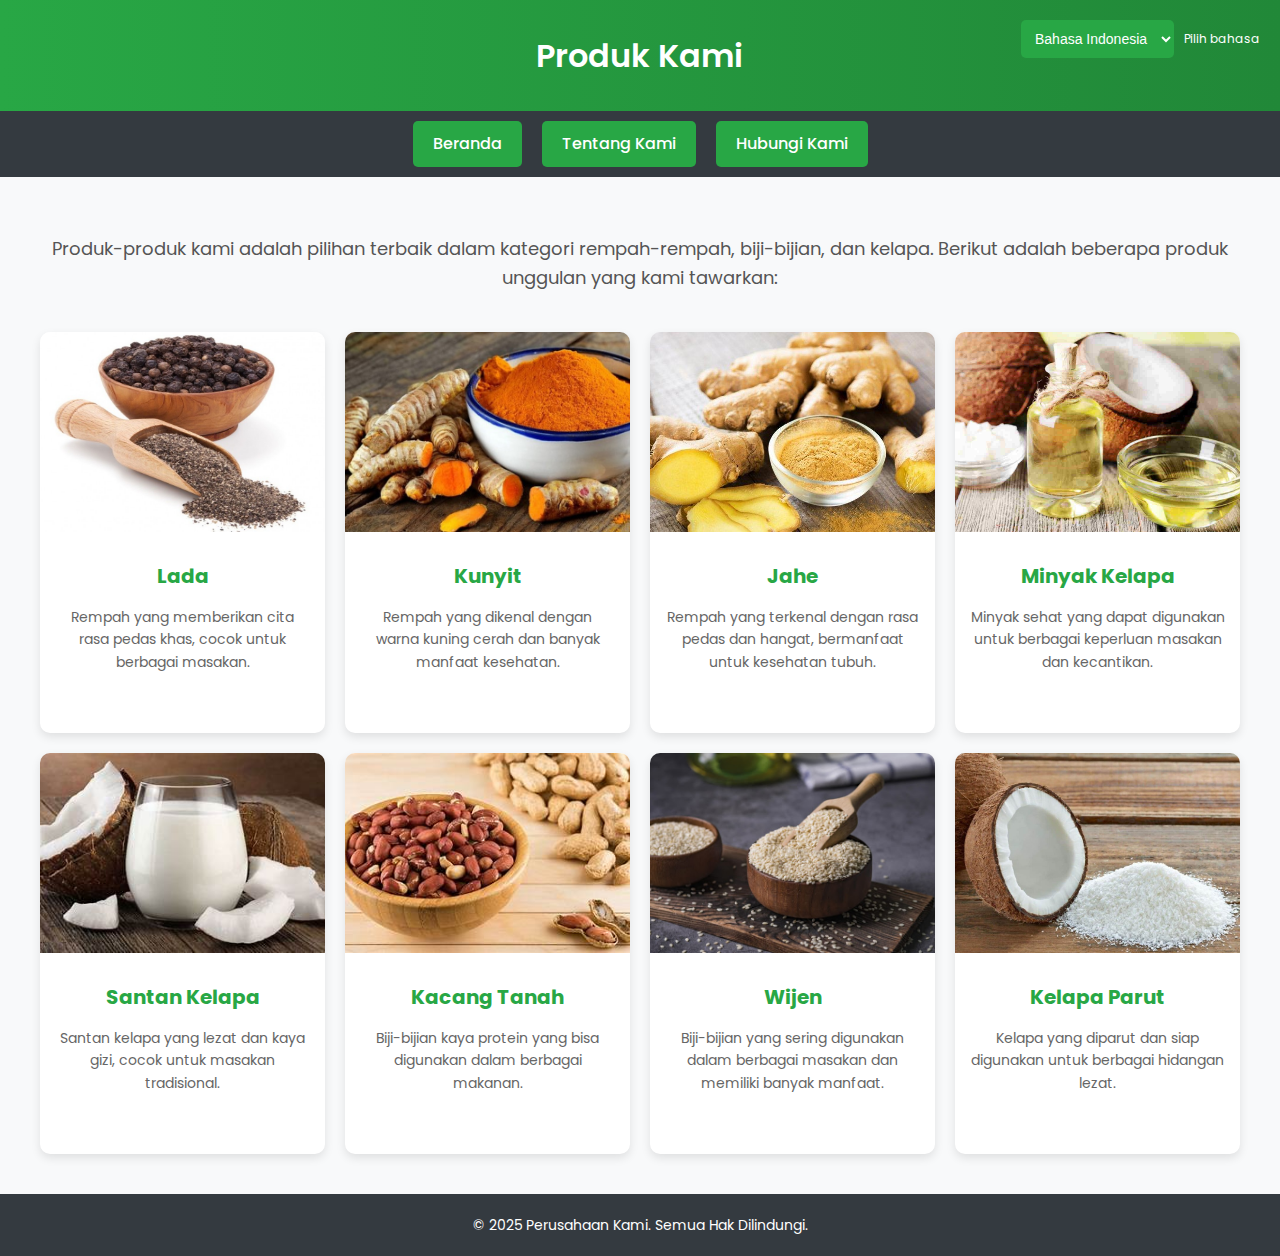
<file: products.html>
<!DOCTYPE html>
<html lang="id">
<head>
    <meta charset="UTF-8">
    <meta name="viewport" content="width=device-width, initial-scale=1.0">
    <meta name="description" content="Produk Kami - Menyediakan berbagai jenis rempah-rempah, biji-bijian, dan kelapa berkualitas tinggi untuk pasar internasional.">
    <title>Produk Kami</title>
    
    <!-- Google Fonts -->
    <link href="https://fonts.googleapis.com/css2?family=Poppins:wght@300;400;600&display=swap" rel="stylesheet">
    
    <style>
        body {
            font-family: 'Poppins', sans-serif;
            margin: 0;
            padding: 0;
            line-height: 1.6;
            background: #f8f9fa;
            color: #333;
            direction: ltr; /* Mengubah arah teks ke kiri ke kanan */
            text-align: left; /* Menyelaraskan teks ke kiri */
        }
        header {
            background: linear-gradient(90deg, #28a745, #218838);
            color: white;
            padding: 30px 20px;
            text-align: center;
        }
        header h1 {
            margin: 0;
            font-weight: 600;
        }
        nav {
            background-color: #343a40;
            display: flex;
            justify-content: center;
            padding: 10px 0;
        }
        nav a {
            color: white;
            text-decoration: none;
            padding: 10px 20px;
            margin: 0 10px;
            font-weight: 500;
            background-color: #28a745;
            border-radius: 5px;
            transition: background-color 0.3s;
        }
        nav a:hover {
            background-color: #218838;
        }
        .language-selector {
            position: absolute;
            top: 20px;
            right: 20px;
            display: flex;
            align-items: center;
            color: white;
        }
        .language-selector select {
            padding: 10px;
            font-size: 14px;
            border: none;
            border-radius: 5px;
            background-color: #28a745;
            color: white;
            cursor: pointer;
        }
        .language-selector select:hover {
            background-color: #218838;
        }
        .language-selector select:focus {
            outline: none;
        }
        .language-info {
            font-size: 12px;
            color: white;
            margin-left: 10px;
        }
        section {
            padding: 40px 20px;
            max-width: 1200px;
            margin: auto;
        }
        section p {
            text-align: center;
            font-size: 18px;
            margin-bottom: 40px;
            color: #555;
        }
        .product-grid {
            display: grid;
            grid-template-columns: repeat(auto-fit, minmax(250px, 1fr));
            gap: 20px;
        }
        .product-card {
            background: white;
            border-radius: 10px;
            overflow: hidden;
            box-shadow: 0 4px 10px rgba(0, 0, 0, 0.1);
            transition: transform 0.3s, box-shadow 0.3s;
            text-align: center;
            padding-bottom: 20px;
        }
        .product-card img {
            width: 100%;
            height: 200px;
            object-fit: cover;
        }
        .product-card h3 {
            font-size: 20px;
            color: #28a745;
            margin: 20px 0 10px;
        }
        .product-card p {
            font-size: 14px;
            color: #666;
            padding: 0 15px;
        }
        .product-card:hover {
            transform: translateY(-5px);
            box-shadow: 0 8px 20px rgba(0, 0, 0, 0.2);
        }
        footer {
            text-align: center;
            padding: 20px;
            background-color: #343a40;
            color: white;
            font-size: 14px;
        }
        footer p {
            margin: 0;
        }

        /* Responsiveness */
        @media (max-width: 768px) {
            header h1 {
                font-size: 24px;
            }
            nav a {
                padding: 8px 16px;
                font-size: 14px;
            }
            .product-card img {
                height: 180px;
            }
            .product-card h3 {
                font-size: 18px;
            }
            .product-card p {
                font-size: 12px;
            }
        }

        @media (max-width: 480px) {
            .language-selector {
                top: 10px;
                right: 10px;
                font-size: 12px;
            }
            .product-card {
                font-size: 12px;
            }
            section p {
                font-size: 16px;
            }
        }
    </style>
</head>
<body>
    <header>
        <h1>Produk Kami</h1>
    </header>

    <!-- Language Selector -->
    <div class="language-selector">
        <select onchange="window.location.href=this.value;">
            <option value="products.html" selected>Bahasa Indonesia</option>
            <option value="products-en.html">English</option>
            <option value="products-ar.html">العربية</option>
        </select>
        <span class="language-info">Pilih bahasa</span>
    </div>

    <!-- Navigation Buttons -->
    <nav>
        <a href="index.html">Beranda</a>
        <a href="about.html">Tentang Kami</a>
        <a href="contact.html">Hubungi Kami</a>
    </nav>

    <section>
        <p>Produk-produk kami adalah pilihan terbaik dalam kategori rempah-rempah, biji-bijian, dan kelapa. Berikut adalah beberapa produk unggulan yang kami tawarkan:</p>
        
        <div class="product-grid">
            <!-- Product 1 -->
            <div class="product-card">
                <img src="lada.jpg" alt="Lada">
                <h3>Lada</h3>
                <p>Rempah yang memberikan cita rasa pedas khas, cocok untuk berbagai masakan.</p>
            </div>
            <!-- Product 2 -->
            <div class="product-card">
                <img src="kunyit.jpg" alt="Kunyit">
                <h3>Kunyit</h3>
                <p>Rempah yang dikenal dengan warna kuning cerah dan banyak manfaat kesehatan.</p>
            </div>
            <!-- Product 3 -->
            <div class="product-card">
                <img src="jahe.jpg" alt="Jahe">
                <h3>Jahe</h3>
                <p>Rempah yang terkenal dengan rasa pedas dan hangat, bermanfaat untuk kesehatan tubuh.</p>
            </div>
            <!-- Product 4 -->
            <div class="product-card">
                <img src="minyak kelapa.jpg" alt="Minyak Kelapa">
                <h3>Minyak Kelapa</h3>
                <p>Minyak sehat yang dapat digunakan untuk berbagai keperluan masakan dan kecantikan.</p>
            </div>
            <!-- Product 5 -->
            <div class="product-card">
                <img src="santan kelapa.jpg" alt="Santan Kelapa">
                <h3>Santan Kelapa</h3>
                <p>Santan kelapa yang lezat dan kaya gizi, cocok untuk masakan tradisional.</p>
            </div>
            <!-- Product 6 -->
            <div class="product-card">
                <img src="kacang tanah.jpg" alt="Kacang Tanah">
                <h3>Kacang Tanah</h3>
                <p>Biji-bijian kaya protein yang bisa digunakan dalam berbagai makanan.</p>
            </div>
            <!-- Product 7 -->
            <div class="product-card">
                <img src="wijen.jpg" alt="Wijen">
                <h3>Wijen</h3>
                <p>Biji-bijian yang sering digunakan dalam berbagai masakan dan memiliki banyak manfaat.</p>
            </div>
            <!-- Product 8 -->
            <div class="product-card">
                <img src="kelapa parut.jpg" alt="Kelapa Parut">
                <h3>Kelapa Parut</h3>
                <p>Kelapa yang diparut dan siap digunakan untuk berbagai hidangan lezat.</p>
            </div>
        </div>
    </section>

    <footer>
        <p>&copy; 2025 Perusahaan Kami. Semua Hak Dilindungi.</p>
    </footer>
</body>
</html>
</file>
